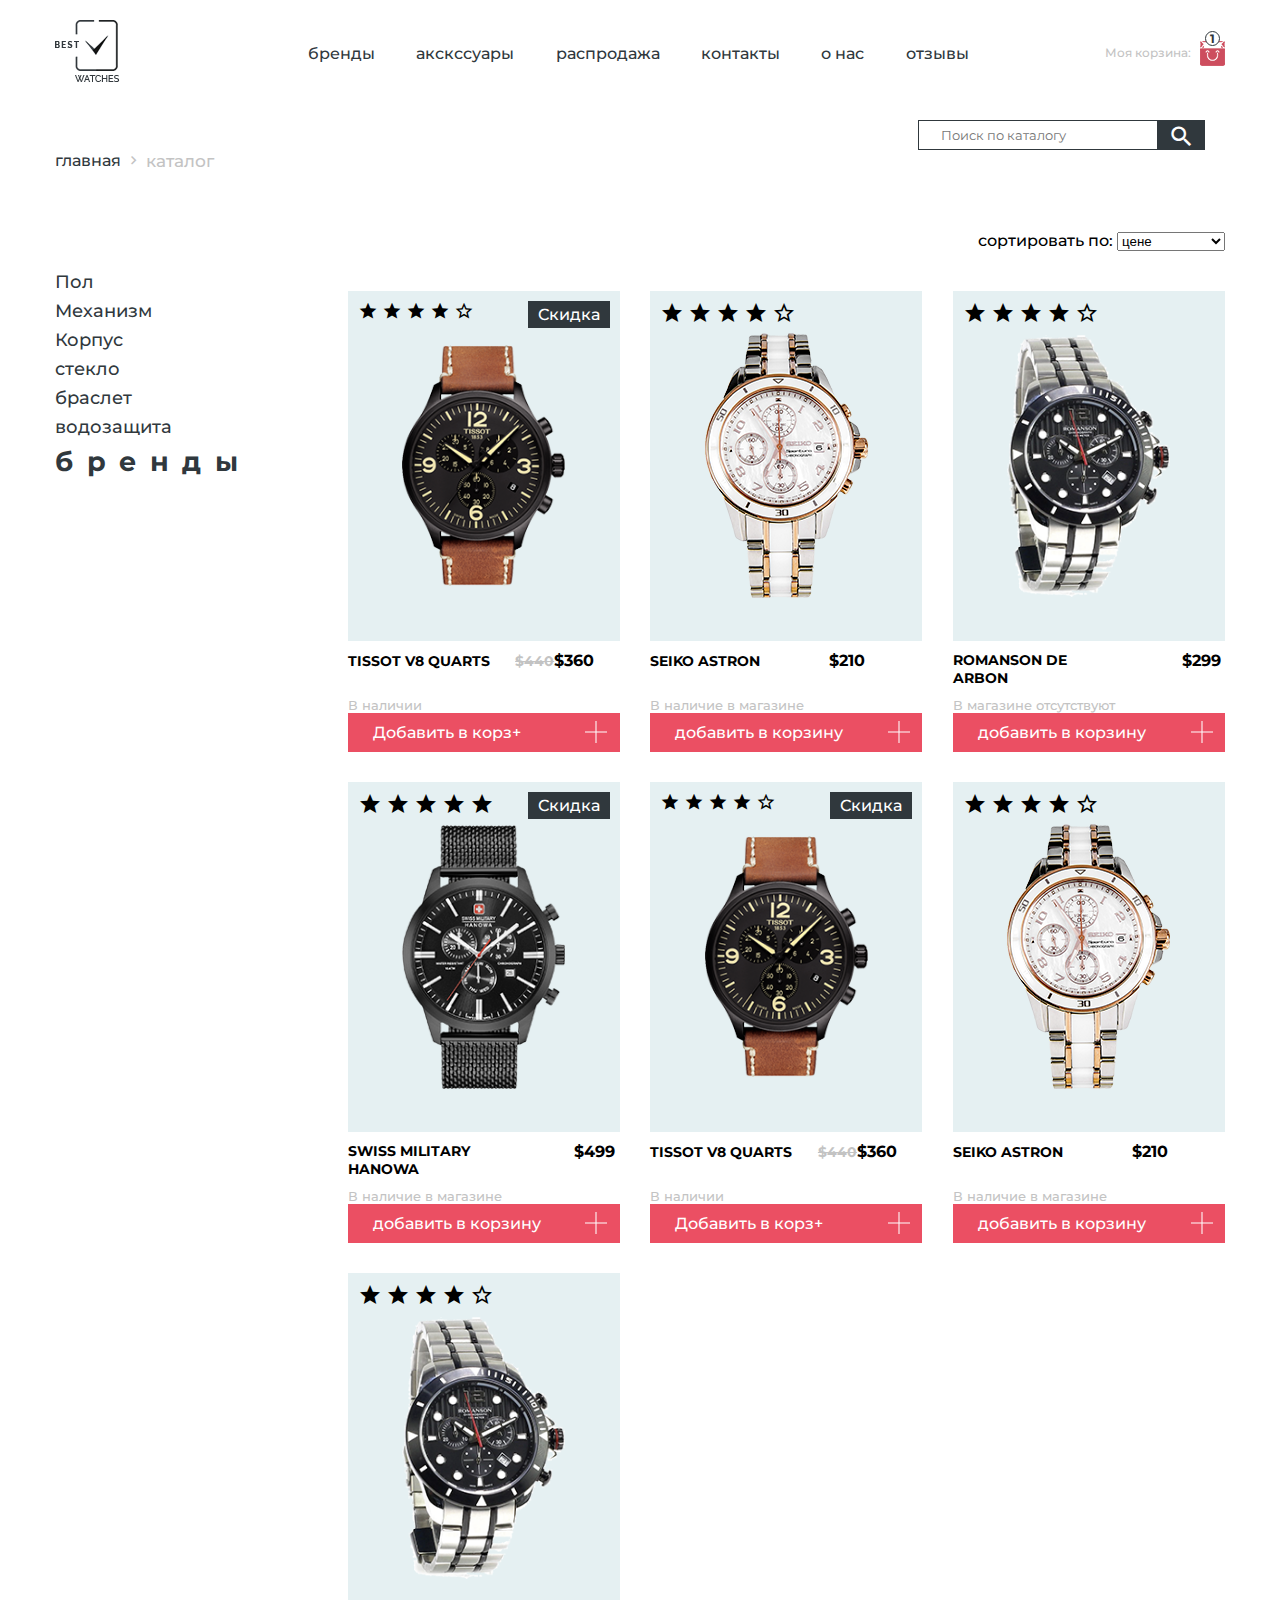
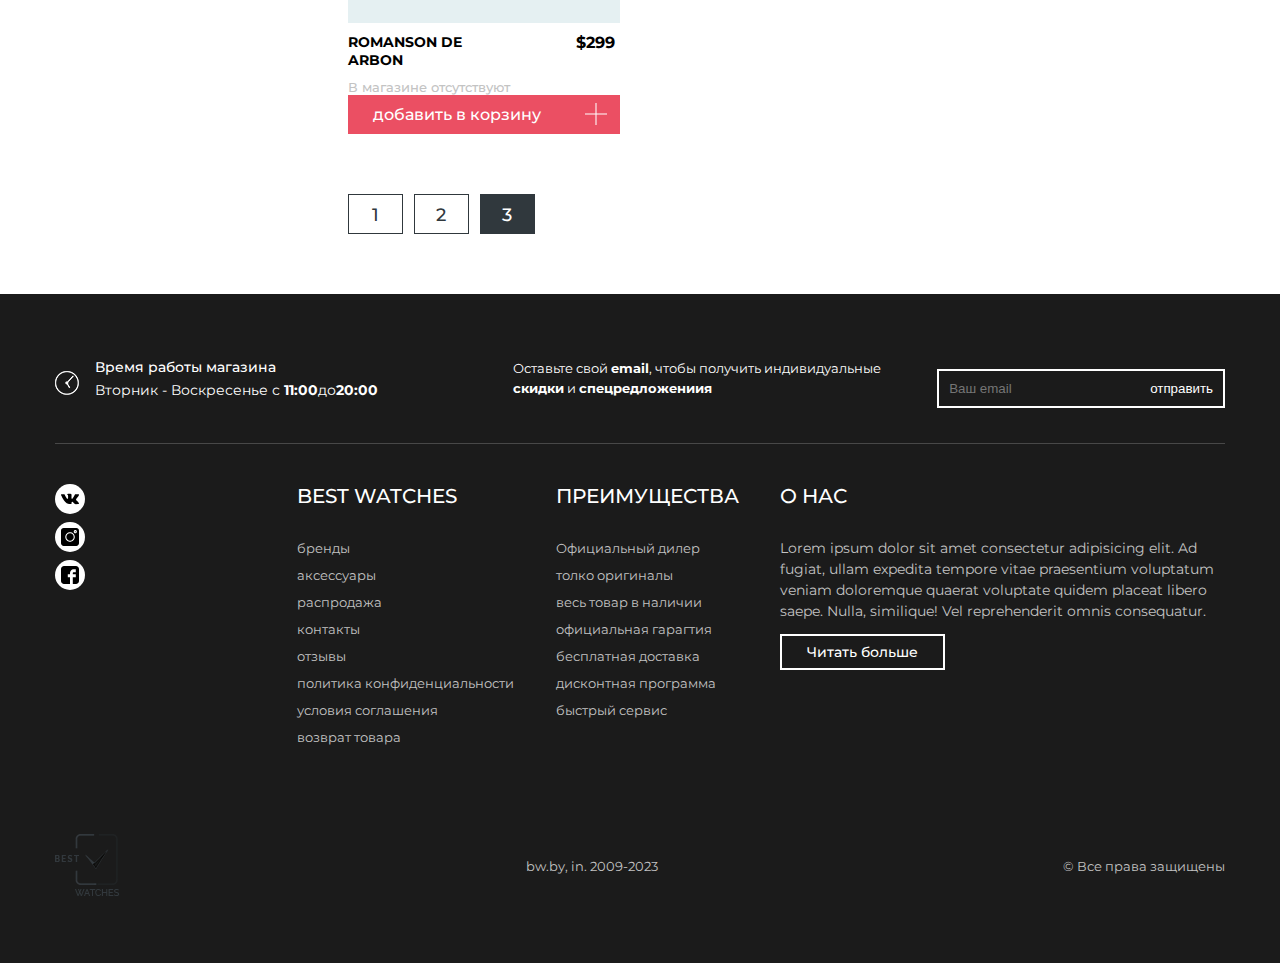
<file: shop.html>
<!DOCTYPE html>
<html lang="en">
  <head>
    <meta charset="UTF-8" />
    <meta http-equiv="X-UA-Compatible" content="IE=edge" />
    <meta name="viewport" content="width=device-width, initial-scale=1.0" />

    <!-- <link rel="preconnect" href="https://fonts.googleapis.com" />

    <link rel="preconnect" href="https://fonts.gstatic.com" crossorigin /> -->
    <link
      href="https://fonts.googleapis.com/css2?family=Montserrat:wght@400;500;700&display=swap"
      rel="stylesheet"
    />

    <link
      href="https://fonts.googleapis.com/icon?family=Material+Icons"
      rel="stylesheet"
    />

    <link rel="stylesheet" href="./css/shop.min.css" />

    <script src="script.js" defer></script>

    <title>Shop</title>
  </head>

  <body>
    <!-- <header>
      <div class="container flex-container">
        <div class="logo header-logo">
          <a href="/">
            <img src="img/logo.png" alt="Logo" />
          </a>
        </div>

        <div class="menu header-menu">
          <nav class="flex-container">
            <ul>
              <li><a href="#">бренды</a></li>
              <li><a href="#">акскссуары</a></li>
              <li><a href="#">распродажа</a></li>
              <li><a href="./contacts.html">контакты</a></li>
              <li><a href="">контакты</a></li>
              <li><a href="#">о нас</a></li>
              <li><a href="#">отзывы</a></li>
            </ul>
          </nav>
        </div>

        <div class="cart">
          <span class="cart-info">Моя корзина:</span>
          <img src="img/basket.png" alt="" />
          <span class="count">1</span>
        </div>
      </div>
    </header> -->
    
    <!-- ============= -->

    <header>
      <div class="container flex-container">
        <div class="logo header-logo">
          <a href="/">
            <img src="img/logo.png" alt="Logo" />
          </a>
        </div>

        <div class="menu header-menu">
          <nav>
            <ul>
              <li><a href="./shop.html">бренды</a></li>
              <li><a href="./product.html">акскссуары</a></li>
              <li><a href="#">распродажа</a></li>
              <li><a href="./contacts.html">контакты</a></li>
              <li><a href="#">о нас</a></li>
              <li><a href="#">отзывы</a></li>
            </ul>
          </nav>
        </div>

        <div class="cart">
          <span class="cart-info">Моя корзина:</span>
          <img src="img/basket.png" alt="" />
          <span class="count">1</span>
        </div>
      </div>
    </header>

    <div class="search">
      <div class="container">
        <form>
          <input
            type="text"
            name="search"
            required
            placeholder="Поиск по каталогу"
          />
          <button type="submit">
            <span class="material-icons">search</span>
          </button>
        </form>
      </div>
    </div>

    <div class="breadcrumbs">
      <div class="container">
        <a href="#">главная</a>
        <span class="sep material-icons">keyboard_arrow_right</span>

        <span>каталог</span>
      </div>
    </div>

    <section class="section section-products shop-page">
      <div class="container">
        <div class="flex-container">
          <div class="product-categories">
            <ul>
              <li><a href="#">Пол</a></li>
              <li><a href="#">Механизм</a></li>
              <li><a href="#">Корпус</a></li>
              <li><a href="#">стекло</a></li>
              <li><a href="#">браслет</a></li>
              <li><a href="#">водозащита</a></li>
              <li><a href="#">бренды</a></li>
            </ul>
          </div>

          <div class="products-list">
            <div class="products-filter">
              <span>сортировать по:</span>
              <select>
                <option value="">цене</option>
                <option value="">популярности</option>
                <option value="">названию</option>
              </select>
            </div>

            <div class="products-shop_item">
              <div
                class="img-wrap"
                style="background-image: url(img/watch1.png)"
              >
                <div class="rating">
                  <span class="material-icons"> star </span>
                  <span class="material-icons"> star </span>
                  <span class="material-icons"> star </span>
                  <span class="material-icons"> star </span>
                  <span class="material-icons"> star_border </span>
                </div>
                <div class="sale">Скидка</div>
              </div>
              <div class="product-info">
                <div class="product-title">Tissot V8 Quarts</div>
                <div class="product-price"><del>$440</del>$360</div>
              </div>
              <div class="in-stock">В наличии</div>
              <div class="add-to-cart">Добавить в корз<span>+</span></div>
            </div>

            <div class="products-shop_item">
              <div
                class="img-wrap"
                style="background-image: url('img/watch2.png')"
              >
                <div class="rating">
                  <i class="material-icons"> star </i>
                  <i class="material-icons"> star </i>
                  <i class="material-icons"> star </i>
                  <i class="material-icons"> star </i>
                  <i class="material-icons"> star_border </i>
                </div>
              </div>
              <div class="product-info">
                <div class="product-title">Seiko Astron</div>
                <div class="product-price">$210</div>
              </div>
              <div class="in-stock">В наличие в магазине</div>
              <div class="add-to-cart">добавить в корзину</div>
            </div>

            <div class="products-shop_item">
              <div
                class="img-wrap"
                style="background-image: url('img/watch3.png')"
              >
                <div class="rating">
                  <i class="material-icons"> star </i>
                  <i class="material-icons"> star </i>
                  <i class="material-icons"> star </i>
                  <i class="material-icons"> star </i>
                  <i class="material-icons"> star_border </i>
                </div>
              </div>
              <div class="product-info">
                <div class="product-title">Romanson De Arbon</div>
                <div class="product-price">$299</div>
              </div>
              <div class="in-stock">В магазине отсутствуют</div>
              <div class="add-to-cart">добавить в корзину</div>
            </div>

            <div class="products-shop_item">
              <div
                class="img-wrap"
                style="background-image: url('img/watch4.png')"
              >
                <div class="rating">
                  <i class="material-icons"> star </i>
                  <i class="material-icons"> star </i>
                  <i class="material-icons"> star </i>
                  <i class="material-icons"> star </i>
                  <i class="material-icons"> star </i>
                </div>
                <div class="sale">Скидка</div>
              </div>
              <div class="product-info">
                <div class="product-title">Swiss Military Hanowa</div>
                <div class="product-price">$499</div>
              </div>
              <div class="in-stock">В наличие в магазине</div>
              <div class="add-to-cart">добавить в корзину</div>
            </div>

            <div class="products-shop_item">
              <div
                class="img-wrap"
                style="background-image: url(img/watch1.png)"
              >
                <div class="rating">
                  <span class="material-icons"> star </span>
                  <span class="material-icons"> star </span>
                  <span class="material-icons"> star </span>
                  <span class="material-icons"> star </span>
                  <span class="material-icons"> star_border </span>
                </div>
                <div class="sale">Скидка</div>
              </div>
              <div class="product-info">
                <div class="product-title">Tissot V8 Quarts</div>
                <div class="product-price"><del>$440</del>$360</div>
              </div>
              <div class="in-stock">В наличии</div>
              <div class="add-to-cart">Добавить в корз<span>+</span></div>
            </div>

            <div class="products-shop_item">
              <div
                class="img-wrap"
                style="background-image: url('img/watch2.png')"
              >
                <div class="rating">
                  <i class="material-icons"> star </i>
                  <i class="material-icons"> star </i>
                  <i class="material-icons"> star </i>
                  <i class="material-icons"> star </i>
                  <i class="material-icons"> star_border </i>
                </div>
              </div>
              <div class="product-info">
                <div class="product-title">Seiko Astron</div>
                <div class="product-price">$210</div>
              </div>
              <div class="in-stock">В наличие в магазине</div>
              <div class="add-to-cart">добавить в корзину</div>
            </div>

            <div class="products-shop_item">
              <div
                class="img-wrap"
                style="background-image: url('img/watch3.png')"
              >
                <div class="rating">
                  <i class="material-icons"> star </i>
                  <i class="material-icons"> star </i>
                  <i class="material-icons"> star </i>
                  <i class="material-icons"> star </i>
                  <i class="material-icons"> star_border </i>
                </div>
              </div>
              <div class="product-info">
                <div class="product-title">Romanson De Arbon</div>
                <div class="product-price">$299</div>
              </div>
              <div class="in-stock">В магазине отсутствуют</div>
              <div class="add-to-cart">добавить в корзину</div>
            </div>

            <div class="product-pagination">
              <a href="#">1</a>
              <a href="#">2</a>
              <span>3</span>
            </div>
          </div>
        </div>
      </div>
    </section>

    <footer class="footer">
      <div class="container">
        <div class="footer-top">
          <div class="flex-container">
            <div class="footer-time">
              <div class="footer-time_title">Время работы магазина</div>
              <div class="footer-time_schedule">
                Вторник - Воскресенье с <span>11:00</span>до<span>20:00</span>
              </div>
            </div>

            <div class="footer-subscribe">
              <span class="footer-subscribe_title">
                Оставьте свой <span>email</span>, чтобы получить индивидуальные
                <span>скидки</span> и <span>спецредложениия</span>
              </span>
              <form>
                <input
                  type="text"
                  name="email"
                  placeholder="Ваш email"
                  required
                />
                <input type="submit" value="отправить" />
              </form>
            </div>
          </div>
        </div>
        <div class="footer-menus">
          <div class="flex-container">
            <div class="footer-menus_item footer-social">
              <ul>
                <li>
                  <a href="#"><img src="img/vk.svg" alt="" /></a>
                </li>
                <li>
                  <a href="#"><img src="img/instagram.svg" alt="" /></a>
                </li>
                <li>
                  <a href="#"><img src="img/facebook.svg" alt="" /></a>
                </li>
              </ul>
            </div>

            <div class="footer-menus_item">
              <div class="footer-menus_item__title">Best Watches</div>

              <ul>
                <li><a href="#">бренды</a></li>
                <li><a href="#">аксессуары</a></li>
                <li><a href="#">распродажа</a></li>
                <li><a href="#">контакты</a></li>
                <li><a href="#">отзывы</a></li>
                <li><a href="#">политика конфиденциальности</a></li>
                <li><a href="#">условия соглашения</a></li>
                <li><a href="#">возврат товара</a></li>
              </ul>
            </div>

            <div class="footer-menus_item">
              <div class="footer-menus_item__title">Преимущества</div>
              <ul>
                <li><a href="#">Официальный дилер</a></li>
                <li><a href="#">толко оригиналы</a></li>
                <li><a href="#">весь товар в наличии</a></li>
                <li><a href="#">официальная гарагтия</a></li>
                <li><a href="#">бесплатная доставка</a></li>
                <li><a href="#">дисконтная программа</a></li>
                <li><a href="#">быстрый сервис</a></li>
              </ul>
            </div>

            <div class="footer-menus_item footer-about">
              <div class="footer-menus_item__title">О нас</div>
              <p>
                Lorem ipsum dolor sit amet consectetur adipisicing elit. Ad
                fugiat, ullam expedita tempore vitae praesentium voluptatum
                veniam doloremque quaerat voluptate quidem placeat libero saepe.
                Nulla, similique! Vel reprehenderit omnis consequatur.
              </p>
              <a href="#" class="more-about-btn">Читать больше</a>
            </div>
          </div>
        </div>

        <div class="footer-copyright">
          <div class="flex-container">
            <div class="footer-logo"><img src="img/logo.png" alt="" /></div>
            <div class="footer-year">bw.by, in. 2009-2023</div>
            <span>&copy Все права защищены</span>
          </div>
        </div>
      </div>
    </footer>

    <div class="scroll-top" id="scrollBtn">
      <span class="material-icons"> keyboard_arrow_up </span>
    </div>
    
  </body>
</html>
</file>
<file: css/shop.min.css>
*{box-sizing:border-box}ul{padding:0;margin:0;list-style-type:none}a{text-decoration:none;color:#30383d}img{max-width:100%;height:auto}body{margin:0;padding:0;font-family:"Montserrat",sans-serif;font-weight:500;overflow-x:hidden}.section-title{font-size:27px;font-weight:700;color:#30383d}.container{width:1200px;margin:0 auto;padding:0 15px}.flex-container{display:flex;justify-content:space-between;flex-wrap:wrap}.add-to-cart{background-color:#eb4f63;padding:10px 25px;color:#fff;cursor:pointer;background-image:url(../img/add.svg);background-repeat:no-repeat;background-position:95% center;background-size:8%;border:0}header{height:80px;padding:20px 0;position:relative}header .flex-container{align-items:center}header .logo{width:10%}header .header-menu{width:60%}header .header-menu ul{display:flex;flex-wrap:wrap;justify-content:space-around}header .header-menu ul li.current-menu-item a{color:#eb4f63}header .header-menu ul li a{transition:color .25s ease}header .header-menu ul li a:hover{color:#eb4f63}header .cart{position:relative}header .cart .cart-info{font-size:12px;color:#c3c3c3;margin-right:5px}header .cart img{vertical-align:middle;display:inline-block}header .cart .count{position:absolute;top:-10px;right:5px;background-color:#fff;color:#30383d;border:1px solid #30383d;border-radius:50%;width:15px;height:15px;font-size:12px;text-align:center;line-height:13px;font-weight:700}.search{width:30%;margin-left:auto;margin-right:60px;display:flex}.search form{width:100%;margin-top:40px;display:flex;justify-content:end;height:30px}.search form input{border:1px solid #30383d;height:100%;padding:7px;font-family:"Montserrat",serif;text-indent:15px;width:240px}.search form button{background-color:#30383d;outline:none;border:none;padding:3px;padding:3px 10px;cursor:pointer}.search form button span{color:#fff;font-size:27px}.breadcrumbs a,.breadcrumbs span{display:inline-block;vertical-align:middle}.breadcrumbs a a:hover,.breadcrumbs span a:hover{color:#eb4f63;transition:color .25s ease}.breadcrumbs span{color:#c3c3c3;font-size:17px}.section-products{padding:60px 0}.section-products .flex-container .product-categories{width:25%;margin-top:40px}.section-products .flex-container .product-categories h3{font-size:14px;color:#c3c3c3;margin-bottom:20px}.section-products .flex-container .product-categories ul li{margin-bottom:7px;font-size:18px;font-weight:500}.section-products .flex-container .product-categories ul li a{transition:color .25s ease}.section-products .flex-container .product-categories ul li:hover a{color:#eb4f63}.section-products .flex-container .product-categories ul li:last-child{letter-spacing:.1em;font-weight:500;font-size:16px}.section-products .flex-container .products-list{width:75%;min-height:600px}.section-products .flex-container .products-list .products-filter{width:100%;margin-top:50px;margin-bottom:40px;text-align:right;font-size:18px}.section-products .flex-container .products-list .products-filter a{color:#eb4f63;font-weight:700}.section-products .flex-container .products-list .glide2{height:350px}.section-products .flex-container .products-list .glide2 ul{min-height:350px;cursor:grab}.section-products .flex-container .products-list .glide2 ul .products-slider_slide{height:100%;display:flex;flex-wrap:wrap;flex-direction:column}.section-products .flex-container .products-list .glide2 ul .products-slider_slide .img-wrap{position:relative;height:350px;background-color:#e5f0f2;background-repeat:no-repeat;background-position:center;background-size:60%;margin-bottom:10px}.section-products .flex-container .products-list .glide2 ul .products-slider_slide .img-wrap .rating{padding:10px 0 0 10px}.section-products .flex-container .products-list .glide2 ul .products-slider_slide .img-wrap .rating span{font-size:20px}.section-products .flex-container .products-list .glide2 ul .products-slider_slide .img-wrap .sale{position:absolute;right:10px;top:10px;color:#fff;background-color:#30383d;padding:4px 10px;text-align:center}.section-products .flex-container .products-list .glide2 ul .products-slider_slide .product-title{text-transform:uppercase;font-size:14px;font-weight:700;display:inline-block;width:60%;margin-bottom:10px}.section-products .flex-container .products-list .glide2 ul .products-slider_slide .product-price{display:inline-block;width:37%;text-align:right;vertical-align:top;font-weight:700}.section-products .flex-container .products-list .glide2 ul .products-slider_slide .product-price del{font-size:14px}.section-products .flex-container .products-list .glide2 ul .products-slider_slide .in-stock{margin:auto 0 10px 0;font-size:13px;color:#c3c3c3}.section-products.shop-page .flex-container .product-categories{margin-top:60px;width:25%;margin-top:40px}.section-products.shop-page .flex-container .product-categories ul li:last-child{letter-spacing:.5em;font-weight:700;font-size:27px}.section-products.shop-page .flex-container .products-list{width:75%;min-height:600px;display:flex;flex-wrap:wrap;justify-content:space-between}.section-products.shop-page .flex-container .products-list .products-filter{width:100%;margin-top:0;font-size:16px}.section-products.shop-page .flex-container .products-list .products-shop_item{width:31%;margin-bottom:30px;display:flex;flex-wrap:wrap;flex-direction:column}.section-products.shop-page .flex-container .products-list .products-shop_item .img-wrap{position:relative;height:350px;background-color:#e5f0f2;background-repeat:no-repeat;background-position:center;background-size:60%;margin-bottom:10px}.section-products.shop-page .flex-container .products-list .products-shop_item .img-wrap .rating{padding:10px 0 0 10px}.section-products.shop-page .flex-container .products-list .products-shop_item .img-wrap .rating span{font-size:20px}.section-products.shop-page .flex-container .products-list .products-shop_item .img-wrap .sale{position:absolute;right:10px;top:10px;color:#fff;background-color:#30383d;padding:4px 10px;text-align:center}.section-products.shop-page .flex-container .products-list .products-shop_item .product-title{text-transform:uppercase;font-size:14px;font-weight:700;display:inline-block;max-width:60%;margin-bottom:10px}.section-products.shop-page .flex-container .products-list .products-shop_item .product-price{display:inline-block;width:37%;text-align:right;vertical-align:top;font-weight:700}.section-products.shop-page .flex-container .products-list .products-shop_item .product-price del{font-size:14px;color:#c3c3c3}.section-products.shop-page .flex-container .products-list .products-shop_item .in-stock{margin-top:auto 0 10px 0;font-size:13px;color:#c3c3c3}.product-pagination{width:100%;margin-top:30px}.product-pagination a,.product-pagination span{border:1px solid #30383d;width:55px;height:40px;line-height:40px;margin-right:7px;font-size:18px;text-align:center;display:inline-block}.product-pagination span{background-color:#30383d;color:#fff}.footer{padding:4em 0;background-color:#1b1b1b;color:#fff;font-weight:400}.footer .footer-top{border-bottom:1px solid rgba(255,255,255,.2);padding-bottom:35px;font-size:14px}.footer .footer-top .footer-time{background-image:url(../img/time.png);background-repeat:no-repeat;background-position:0 center;padding-left:40px}.footer .footer-top .footer-time .footer-time_title{font-weight:500;margin-bottom:5px}.footer .footer-top .footer-time span{font-weight:700}.footer .footer-top .footer-subscribe .footer-subscribe_title{display:inline-block;max-width:420px;font-size:13px;padding-right:30px;line-height:20px}.footer .footer-top .footer-subscribe .footer-subscribe_title span{font-weight:700}.footer .footer-top .footer-subscribe form{display:inline-block;border:2px solid #fff}.footer .footer-top .footer-subscribe form input{background-color:rgba(0,0,0,0);color:#fff;padding:10px;outline:none;border:none}.footer .footer-top .footer-subscribe form input[type-submit]{font-weight:700;cursor:pointer}.footer .footer-menus{padding:40px 0}.footer .footer-menus .footer-social{margin-right:170px}.footer .footer-menus .footer-social ul li{position:relative;margin-bottom:10px}.footer .footer-menus .footer-social ul li a{width:30px;height:30px;background-color:#fff;border-radius:50%;display:block;padding:6px;position:relative;z-index:2}.footer .footer-menus .footer-social ul li:before{display:block;content:"";width:36px;height:36px;top:-4px;left:-4px;border:1px solid rgba(255,255,255,0);border-radius:50%;position:absolute;z-index:0}.footer .footer-menus .footer-social ul li:hover:before{transition:border .25s ease;border:1px solid #fff}.footer .footer-menus .footer-menus_item.footer-about{width:38%}.footer .footer-menus .footer-menus_item.footer-about p{font-size:14px;color:#c3c3c3;line-height:21px;margin-bottom:20px}.footer .footer-menus .footer-menus_item.footer-about .more-about-btn{border:2px solid #fff;color:#fff;font-size:14px;padding:7px 25px;font-weight:500}.footer .footer-menus .footer-menus_item .footer-menus_item__title{font-size:20px;text-transform:uppercase;font-weight:500;margin-bottom:30px}.footer .footer-menus .footer-menus_item ul li{margin-bottom:8px}.footer .footer-menus .footer-menus_item ul li a{color:#c3c3c3;font-size:13px}.footer .footer-menus .footer-menus_item ul li a:hover{color:#fff;transition:color .25s ease}.footer .footer-copyright{margin-top:40px;font-size:13px;color:#c3c3c3}.footer .footer-copyright .flex-container{align-items:center;text-align:center}.scroll-top{display:none;position:fixed;bottom:20px;right:20px;color:#fff;background-color:#30383d;cursor:pointer}.scroll-top span{font-size:50px}/*# sourceMappingURL=shop.min.css.map */
</file>
